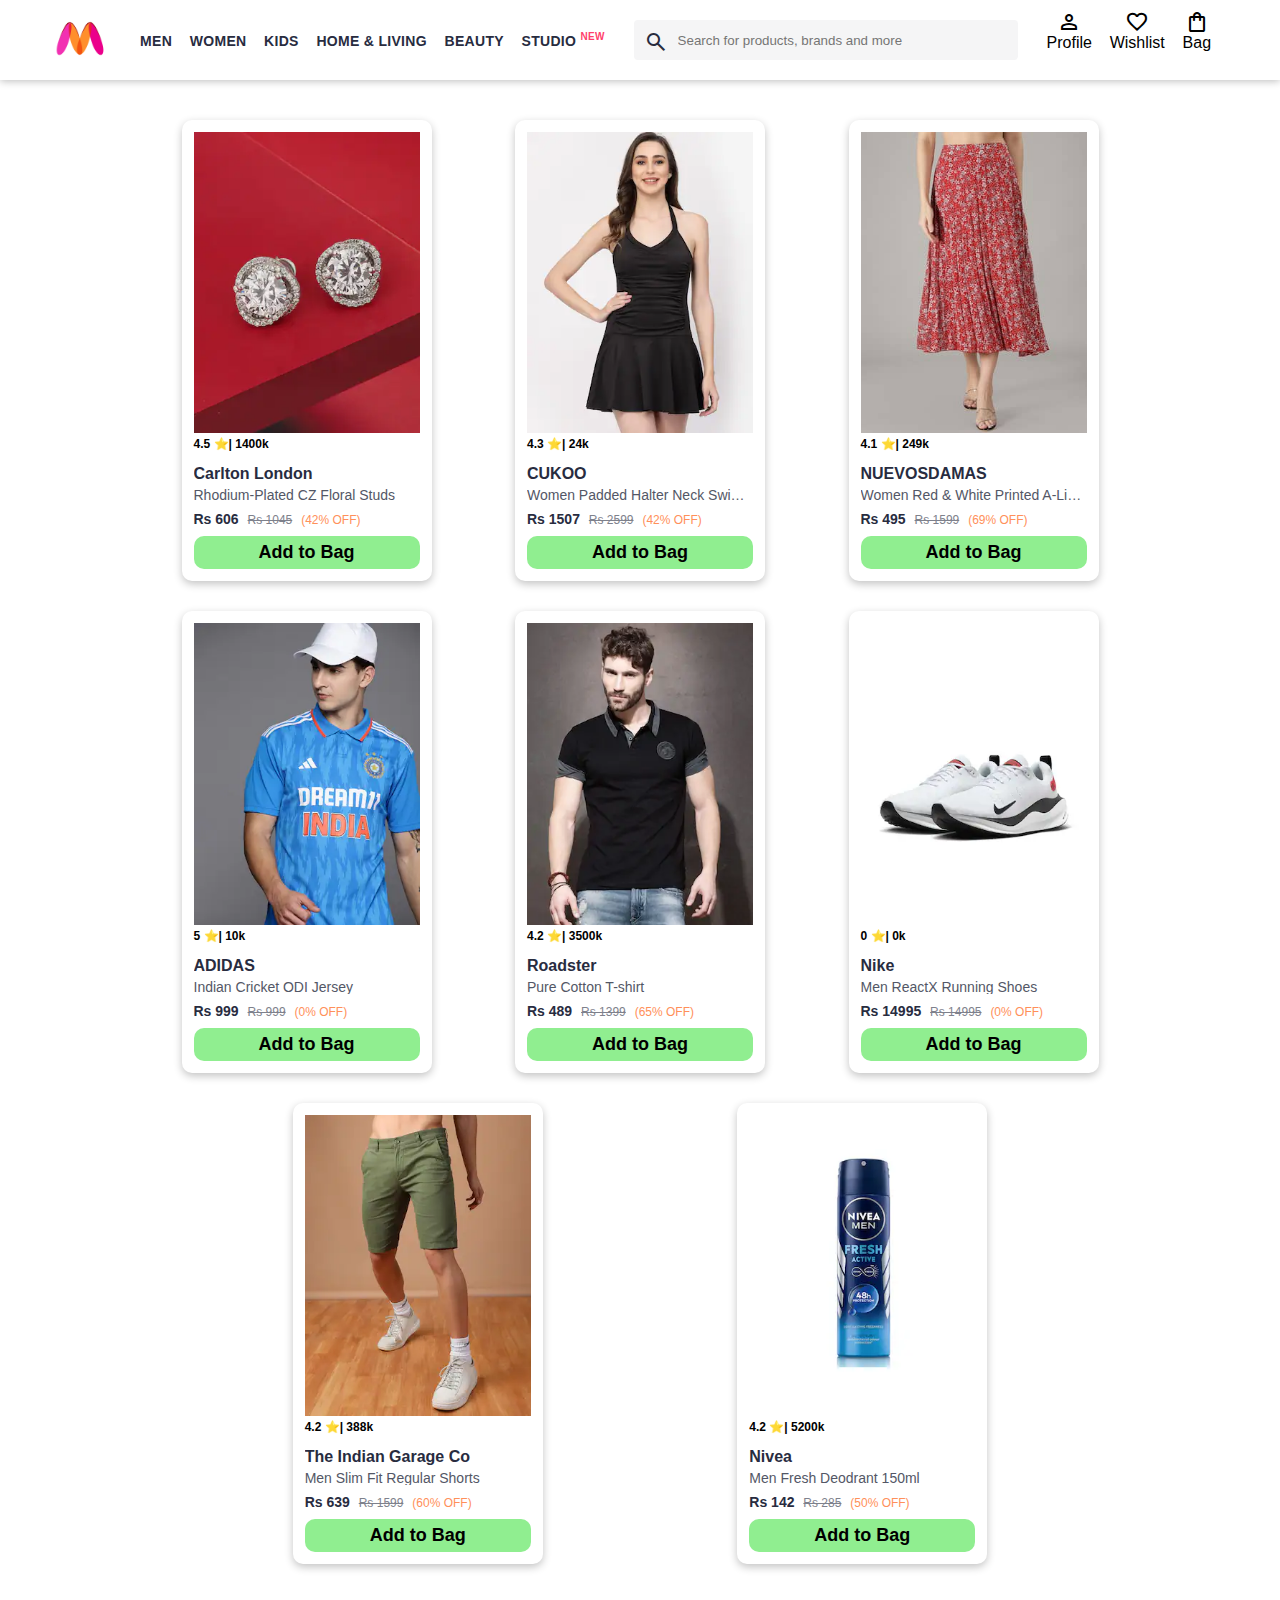
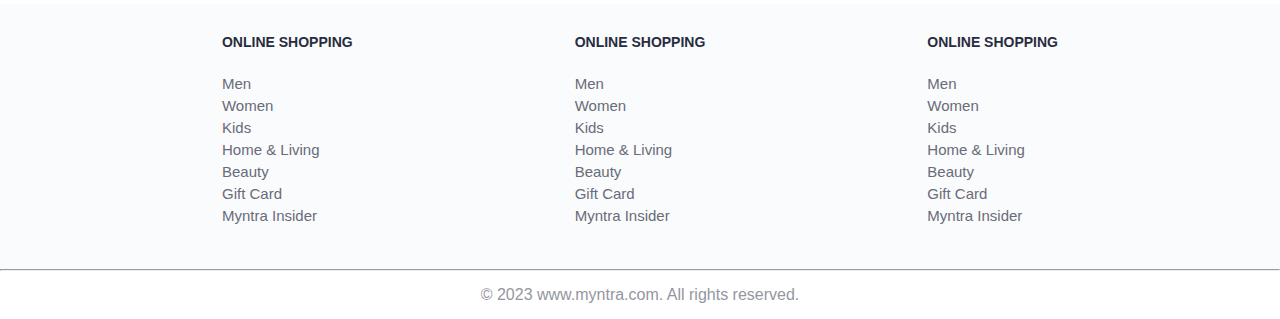
<file: index.html>
<!DOCTYPE html>
<html lang="en">
<head>
    <title>Myntra Functional Clone</title>
    <link rel="stylesheet" href="css/index.css">
    <link rel="stylesheet" href="https://fonts.googleapis.com/css2?family=Material+Symbols+Outlined:opsz,wght,FILL,GRAD@20..48,100..700,0..1,-50..200" />
</head>
<body>
    <header>
        <div class="logo_container">
            <a href="#"><img class="myntra_home" src="images/myntra_logo.webp" alt="Myntra Home"></a>
        </div>
        <nav class="nav_bar">
            <a href="#">Men</a>
            <a href="#">Women</a>
            <a href="#">Kids</a>
            <a href="#">Home & Living</a>
            <a href="#">Beauty</a>
            <a href="#">Studio <sup>New</sup></a>
        </nav>
        <div class="search_bar">
            <span class="material-symbols-outlined search_icon">search</span>
            <input class="search_input" placeholder="Search for products, brands and more">
        </div>
        <div class="action_bar">
            <div class="action_container">
                <span class="material-symbols-outlined action_icon">person</span>
                <span class="action_name">Profile</span>
            </div>

            <div class="action_container">
                <span class="material-symbols-outlined action_icon">favorite</span>
                <span class="action_name">Wishlist</span>
            </div>

            <a class="action_container" href="pages/bag.html">
                <span class="material-symbols-outlined action_icon">shopping_bag</span>
                <span class="action_name">Bag</span>
                <span class="bag-item-count">0</span>
            </a>
        </div>
    </header>

    <main>
        <div class="items-container">
            
        </div>
    </main>

    <footer>
        <div class="footer_container">
            <div class="footer_column">
                <h3>ONLINE SHOPPING</h3>

                <a href="#">Men</a>
                <a href="#">Women</a>
                <a href="#">Kids</a>
                <a href="#">Home & Living</a>
                <a href="#">Beauty</a>
                <a href="#">Gift Card</a>
                <a href="#">Myntra Insider</a>
            </div>

            <div class="footer_column">
                <h3>ONLINE SHOPPING</h3>

                <a href="#">Men</a>
                <a href="#">Women</a>
                <a href="#">Kids</a>
                <a href="#">Home & Living</a>
                <a href="#">Beauty</a>
                <a href="#">Gift Card</a>
                <a href="#">Myntra Insider</a>
            </div>

            <div class="footer_column">
                <h3>ONLINE SHOPPING</h3>

                <a href="#">Men</a>
                <a href="#">Women</a>
                <a href="#">Kids</a>
                <a href="#">Home & Living</a>
                <a href="#">Beauty</a>
                <a href="#">Gift Card</a>
                <a href="#">Myntra Insider</a>
            </div>
        </div>
        <hr>

        <div class="copyright">
            © 2023 www.myntra.com. All rights reserved.
        </div>
    </footer>

    <script src="data/items.js"></script>
    <script src="scripts/index.js"></script>
</body>
</html>
</file>
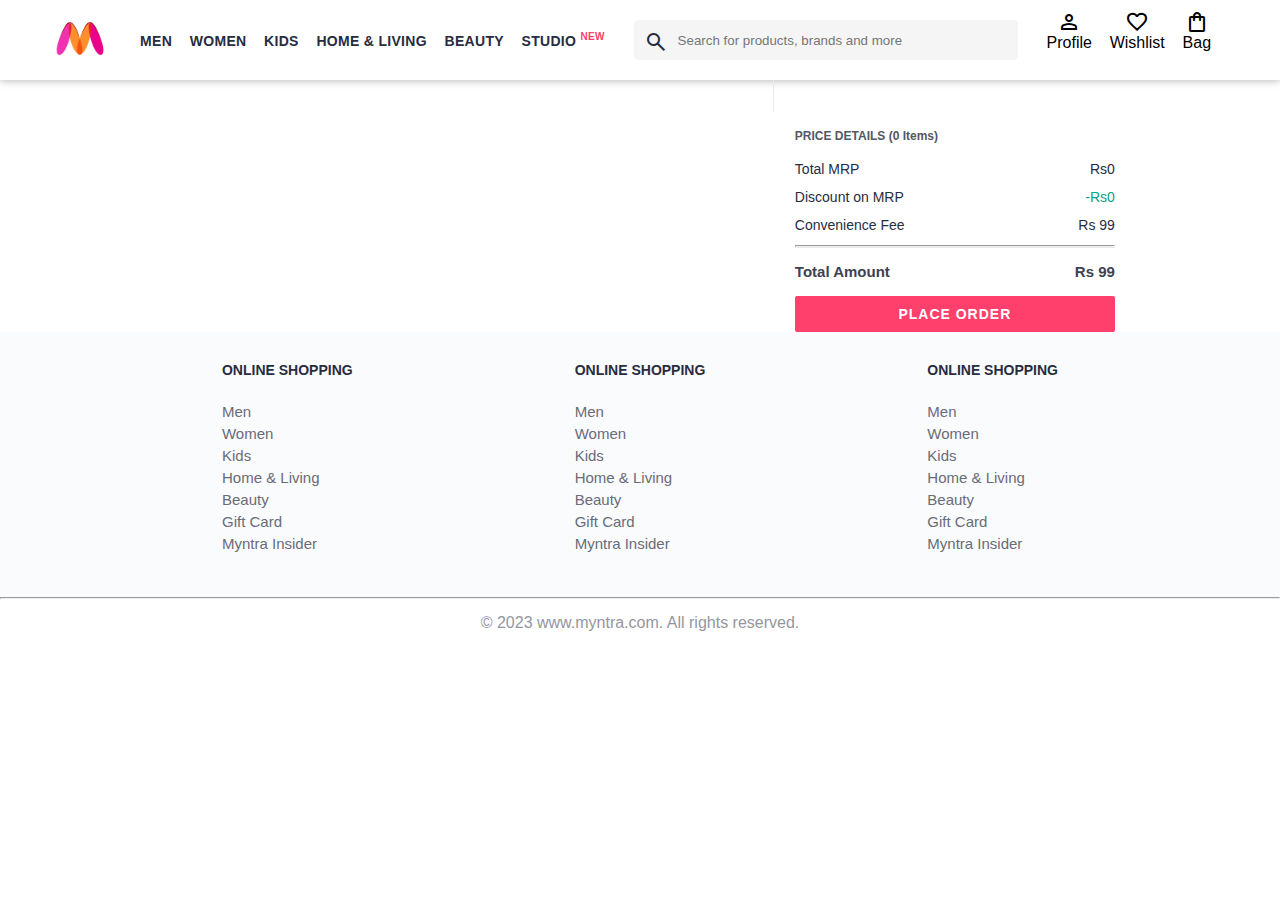
<file: pages/bag.html>
<!DOCTYPE html>
<html lang="en">
<head>
    <title>Myntra Clone</title>
    <link rel="stylesheet" href="../css/index.css">
    <link rel="stylesheet" href="../css/bag.css">
    <link rel="stylesheet" href="https://fonts.googleapis.com/css2?family=Material+Symbols+Outlined:opsz,wght,FILL,GRAD@20..48,100..700,0..1,-50..200" />
</head>
<body>
    <header>
        <div class="logo_container">
            <a href="/"><img class="myntra_home" src="../images/myntra_logo.webp" alt="Myntra Home"></a>
        </div>
        <nav class="nav_bar">
            <a href="#">Men</a>
            <a href="#">Women</a>
            <a href="#">Kids</a>
            <a href="#">Home & Living</a>
            <a href="#">Beauty</a>
            <a href="#">Studio <sup>New</sup></a>
        </nav>
        <div class="search_bar">
            <span class="material-symbols-outlined search_icon">search</span>
            <input class="search_input" placeholder="Search for products, brands and more">
        </div>
        <div class="action_bar">
            <div class="action_container">
                <span class="material-symbols-outlined action_icon">person</span>
                <span class="action_name">Profile</span>
            </div>

            <div class="action_container">
                <span class="material-symbols-outlined action_icon">favorite</span>
                <span class="action_name">Wishlist</span>
            </div>

            <div class="action_container">
                <span class="material-symbols-outlined action_icon">shopping_bag</span>
                <span class="action_name">Bag</span>
                <span class="bag-item-count">0</span>
            </div>
        </div>
    </header>

    <main>
      <div class="bag-page">
        <div class="bag-items-container">
          

        </div>
        <div class="bag-summary">
          
        </div>

      </div>
    </main>

    <footer>
        <div class="footer_container">
            <div class="footer_column">
                <h3>ONLINE SHOPPING</h3>

                <a href="#">Men</a>
                <a href="#">Women</a>
                <a href="#">Kids</a>
                <a href="#">Home & Living</a>
                <a href="#">Beauty</a>
                <a href="#">Gift Card</a>
                <a href="#">Myntra Insider</a>
            </div>

            <div class="footer_column">
                <h3>ONLINE SHOPPING</h3>

                <a href="#">Men</a>
                <a href="#">Women</a>
                <a href="#">Kids</a>
                <a href="#">Home & Living</a>
                <a href="#">Beauty</a>
                <a href="#">Gift Card</a>
                <a href="#">Myntra Insider</a>
            </div>

            <div class="footer_column">
                <h3>ONLINE SHOPPING</h3>

                <a href="#">Men</a>
                <a href="#">Women</a>
                <a href="#">Kids</a>
                <a href="#">Home & Living</a>
                <a href="#">Beauty</a>
                <a href="#">Gift Card</a>
                <a href="#">Myntra Insider</a>
            </div>
        </div>
        <hr>

        <div class="copyright">
            © 2023 www.myntra.com. All rights reserved.
        </div>
    </footer>
    <script src="../data/items.js"></script>
    <script src="../scripts/index.js"></script>
    <script src="../scripts/bag.js"></script>
</body>
</html>
</file>
<file: css/index.css>
/***************** Item Page CSS **************************/
/*.action_container {
    text-decoration: none;
}
a.action_container:link {
    color:black;
}
.item-details {
    cursor: pointer;
    width: 250px;
    margin: 10px;
}
.stars {
    font-size: 12px;
    font-weight: 700;
    text-align: left;
}
.company {
    font-size: 18px;
    font-weight: 700;
    line-height: 1;
    color: #282c3f;
    margin-bottom: 6px;
    overflow: hidden;
    text-overflow: ellipsis;
    white-space: nowrap;
    margin-top: 20px;
}
.item-name {
    color: #535766;
    font-size: 16px;
    line-height: 1;
    margin-bottom: 0;
    margin-top: 0;
    overflow: hidden;
    text-overflow: ellipsis;
    white-space: nowrap;
    font-weight: 400;
    display: block;
}
.price-container {
    margin-top: 10px;
}
.current-price {
    font-size: 14px;
    font-weight: 700;
    color: #282c3f;
}
.original-price {
    text-decoration: line-through;
    color: #7e818c;
    font-weight: 400;
    margin-left: 5px;
    font-size: 12px;
}
.discount-percentage {
    color: #ff905a;
    font-weight: 400;
    font-size: 12px;
    margin-left: 5px;
}
.btn-bag {
    background-color: lightgreen;
    border: none;
    padding: 5px 15px;
    border-radius: 10px;
    width: 100%;
    margin-top: 7px;
    font-size: 20px;
    cursor: pointer;
}
.bag-items {
    background-color: #f16565;
    white-space: nowrap;
    text-align: center;
    line-height: 18px;
    padding: 0 6px;
    height: 18px;
    position: relative;
    border-radius: 50%;
    font-size: 12px;
    color: #fff;
    left: 13px;
    top: -44px;
    font-weight: 700;
    cursor: pointer;
}*/

* {
    margin: 0;
    padding: 0;
    font-family: Assistant,-apple-system,BlinkMacSystemFont,Segoe UI,Roboto,Helvetica,Arial,sans-serif;
    box-sizing: border-box;
}
header {
    display: flex;
    background-color: #ffffff;
    height: 80px;
    justify-content: space-between;
    align-items: center;
    box-shadow: 0 1px 8px #bababa;
}
.myntra_home {
    height: 45px;
}
.logo_container {
    margin-left: 4%;
}
.action_bar {
    margin-right: 4%;
}
.nav_bar {
    display: flex;
    min-width: 500px;
    justify-content: space-evenly;
    align-items: baseline;
}
.nav_bar a {
    font-size: 14px;
    letter-spacing: .3px;
    color: #282c3f;
    font-weight: 700;
    text-transform: uppercase;
    text-decoration: none;
}
.nav_bar a:hover {
    text-decoration: underline 4px #f54e77;
    text-underline-offset: 30px;
}

.nav_bar a sup {
    color: #ff3f6c;
    font-size: 10px;
}

.search_bar {
    height: 40px;
    min-width: 200px;
    width: 30%;
    display: flex;
    align-items: center;
}
.search_icon {
    box-sizing: content-box;
    height: 20px;
    padding: 10px;

    background-color: #f5f5f6;
    color: #282c3f;
    font-weight: 300;
    border-radius: 4px 0 0 4px;
}
.search_input {
    color: #696e79;
    background-color: #f5f5f6;
    flex-grow: 1;
    height: 40px;
    border: 0;
    border-radius: 0 4px 4px 0;
    outline: none;
}

.action_bar {
    display: flex;
    min-width: 200px;
    justify-content: space-evenly;
}

.action_container {
    display: flex;
    flex-direction: column;
    align-items: center;
}

/* Main section */

.banner_container {
    margin: 40px 0;
}
.banner_image {
    width: 100%;
}

.category_heading {
    text-transform: uppercase;
    color: #3e4152;
    letter-spacing: .15em;
    font-size: 1.8em;
    margin: 50px 0 10px 30px;
    max-height: 5em;
    font-weight: 700;
}

.category-items, .items-container {
    width: 80%;
    margin: 50px 10%;
    display: flex;
    flex-wrap: wrap;
    justify-content: space-evenly;
}

.sale_item {
    width: 250px;
}

.footer_container {
    padding: 30px 0px 40px 0px;
    background: #FAFBFC;
    display: flex;
    justify-content: space-evenly;
}

.footer_column {
    display: flex;
    flex-direction: column;
}

.footer_column h3 {
    color: #282c3f;
    font-size: 14px;
    margin-bottom: 25px;
}

.footer_column a {
    color: #696b79;
    font-size: 15px;
    text-decoration: none;
    padding-bottom: 5px;
}

.copyright {
    color: #94969f;
    text-align: center;
    padding: 15px;
}

.items-container {
    width: 80%;
    margin: auto;
    margin-block: 40px;
    display: flex;
    gap: 30px;
}

.item-container {
    width: 250px;
    box-shadow: rgba(0, 0, 0, 0.24) 0px 3px 8px;
    padding: 12px;
    border-radius: 10px;
    cursor: pointer;
    transition: all 0.3s ease-in-out;
}

.item-container:hover {
    transform: scale(1.1);
    box-shadow: rgba(0, 0, 0, 0.24) 0px 3px 40px;
}

.item-image {
    width: 100%;
}

.rating {
    font-size: 12px;
    font-weight: 700;
}

.company-name {
    margin-top: 15px;
    font-size: 16px;
    font-weight: 700;
    line-height: 1;
    color: #282c3f;
    margin-bottom: 6px;
    overflow: hidden;
    text-overflow: ellipsis;
    white-space: nowrap;
}

.item-name{
    color: #535766;
    font-size: 14px;
    line-height: 1;
    margin-bottom: 0;
    margin-top: 0;
    overflow: hidden;
    text-overflow: ellipsis;
    white-space: nowrap;
    font-weight: 400;
    display: block;
}

.price{
    margin-top: 10px;
    font-size: 14px;
    line-height: 15px;
    color: #282c3f;
    white-space: nowrap;
}

.current-price {
    font-size: 14px;
    font-weight: 700;
    color: #282c3f;
}

.original-price {
    text-decoration: line-through;
    color: #7e818c;
    font-weight: 400;
    margin-left: 5px;
    font-size: 12px;
}

.discount {
    color: #ff905a;
    font-weight: 400;
    font-size: 12px;
    margin-left: 5px;
}

.btn-add-bag {
    margin-top: 8px;
    font-size: 18px;
    background-color: lightgreen;
    border: none;
    padding: 6px 15px;
    border-radius: 10px;
    width: 100%;
    font-weight: 600;
    cursor: pointer;
    transition: all 0.25s ease-in-out;
}

.btn-add-bag:hover {
    background-color: #010B13;
    color: #fff;
}

.bag-item-count {
    background-color: #f16565;
    white-space: nowrap;
    text-align: center;
    line-height: 18px;
    padding: 0 6px;
    height: 18px;
    position: relative;
    border-radius: 50%;
    font-size: 12px;
    color: #fff;
    left: 13px;
    top: -44px;
    font-weight: 700;
    cursor: pointer;
}

.action_container {
    text-decoration: none;
}
a.action_container:link {
    color:black;
}
</file>
<file: css/bag.css>
.bag-items-container {
  display: inline-block;
  width: 64%;
  padding-right: 20px;
  border-right: 1px solid #eaeaec;
  padding-top: 32px;
  color: #282c3f;
  font-size: 13px;
  line-height: 1.42857143;
}

.bag-page {
  width: 75%;
  margin-left: 12.5%;

}

.bag-summary {
  vertical-align: top;
  display: inline-block;
  width: 35%;
  padding: 24px 0 0 16px;
  color: #282c3f;
  font-size: 13px;
  line-height: 1.42857143;
}

.bag-details-container {
  margin-bottom: 16px;
}

.price-header {
  font-size: 12px;
  font-weight: 700;
  margin: 24px 0 16px;
  color: #535766;
}

.price-item {
  margin-bottom: 12px;
  line-height: 16px;
  font-size: 14px;
  color: #282c3f;
}

.price-item-value {
  float: right;
}

.priceDetail-base-discount {
  color: #03a685;
}

.price-footer {
  font-weight: 700;
  font-size: 15px;
  padding-top: 16px;
  border-top: 1px solid #eaeaec;
  color: #3e4152;
  line-height: 16px;
}

.btn-place-order {
  width: 100%;
  letter-spacing: 1px;
  font-size: 14px;
  font-weight: 600;
  border-radius: 2px;
  border-width: 0px;
  padding: 10px 16px;
  background-color: rgb(255, 63, 108);
  color: rgb(255, 255, 255);
  cursor: pointer;
}

.bag-item-container {
  margin-bottom: 8px;
  background: #fff;
  font-size: 14px;
  border: 1px solid #eaeaec;
  border-radius: 4px;
  position: relative;
  padding: 12px 12px 0;
}

.item-left-part {
  position: absolute;
  background: rgb(255, 242, 223);
  height: 148px;
  width: 111px;
}

.item-right-part {
  padding-left: 12px;
  position: relative;
  min-height: 148px;
  margin-left: 111px;
  margin-bottom: 12px;
}

.bag-item-img {
  width: 100%;
}

.return-period {
  display: inline-flex;
  font-size: 14px;
  padding-top: 8px;
}

.return-period-days {
  font-weight: 700;
  margin-right: 4px;
}

.delivery-details {
  margin-top: 5px;
  color: #282c3f;
  font-size: 12px;
  letter-spacing: -.1px;
  margin-bottom: 8px;
  line-height: 15px;
}

.delivery-details-days {
  color: #03a685;
}

.remove-from-cart {
  position: absolute;
  font-size: 25px;
  top: 10px;
  right: 18px;
  width: 14px;
  height: 14px;
  cursor: pointer;
}


@media screen and (width <= 1024px) {
  .bag-page {
    display: flex;
    flex-direction: column;
    width: 100%;
    margin-bottom: 20px;
  }
}
</file>
